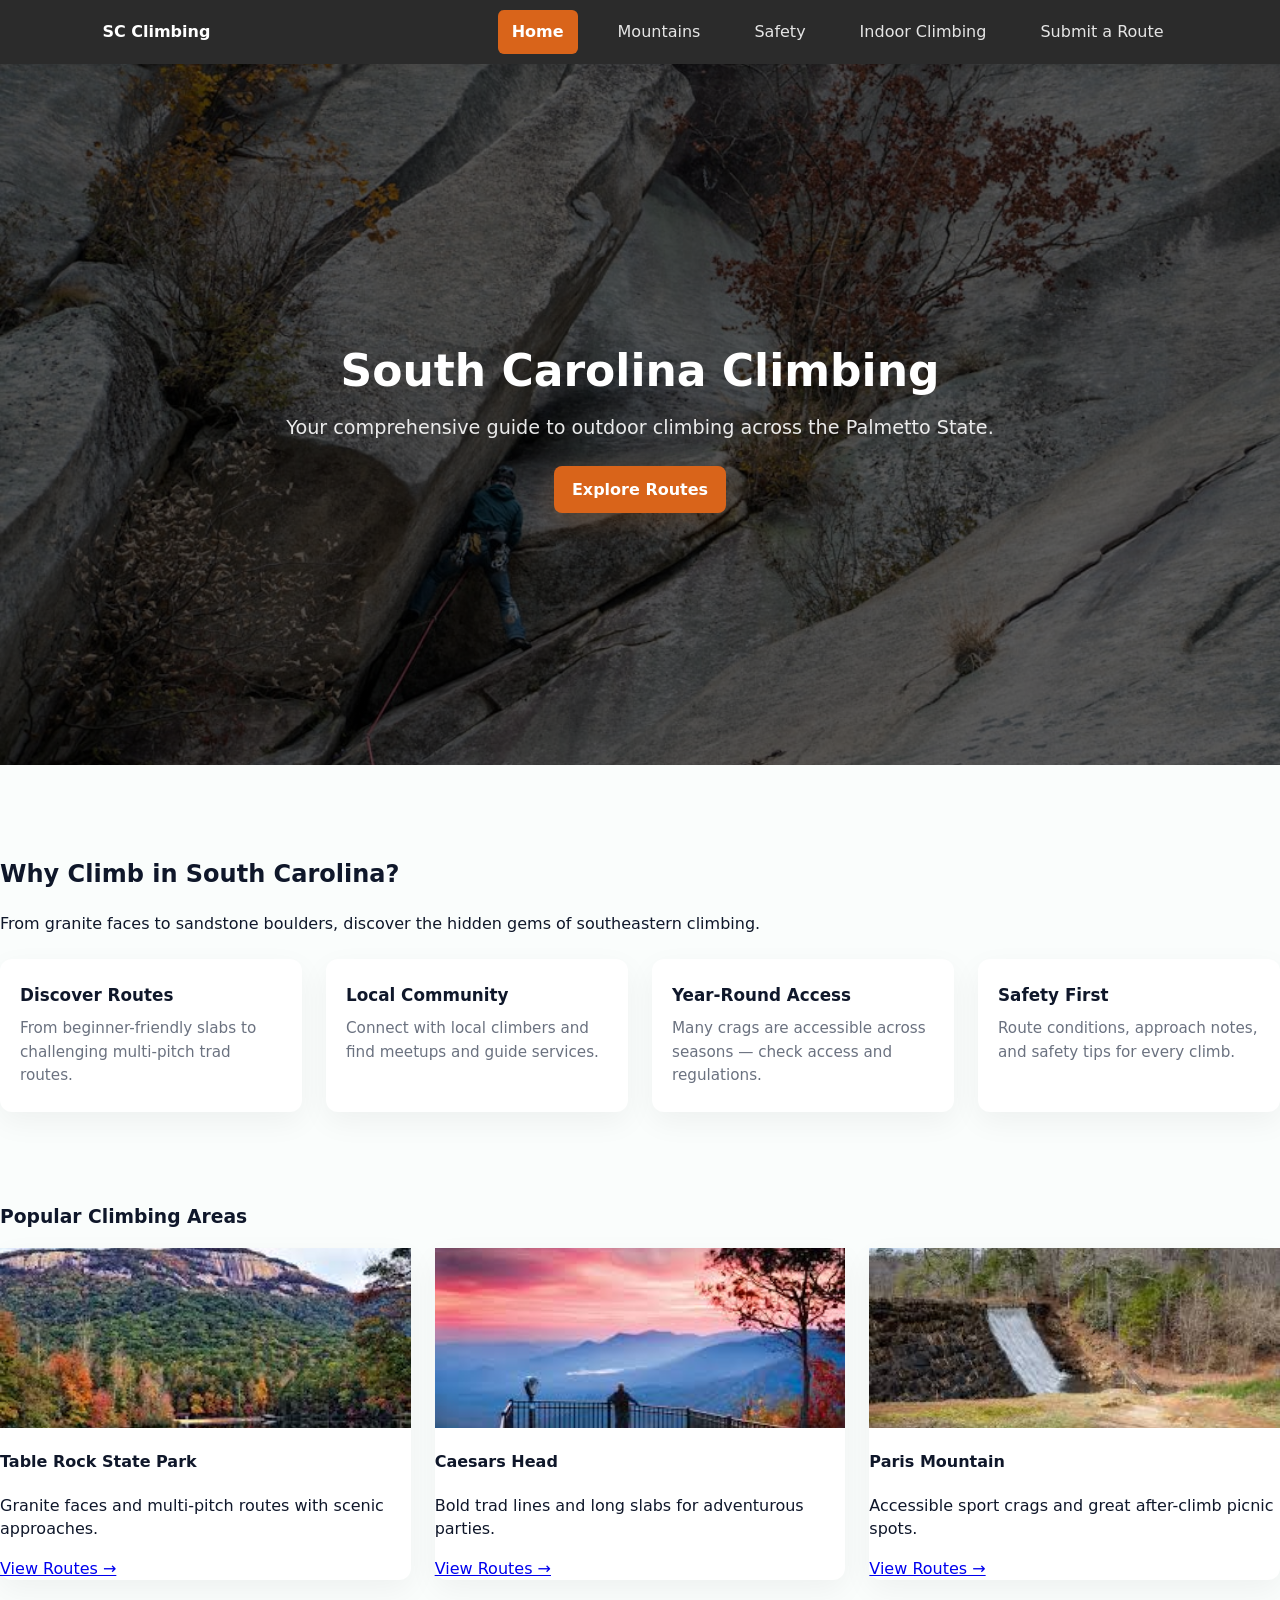
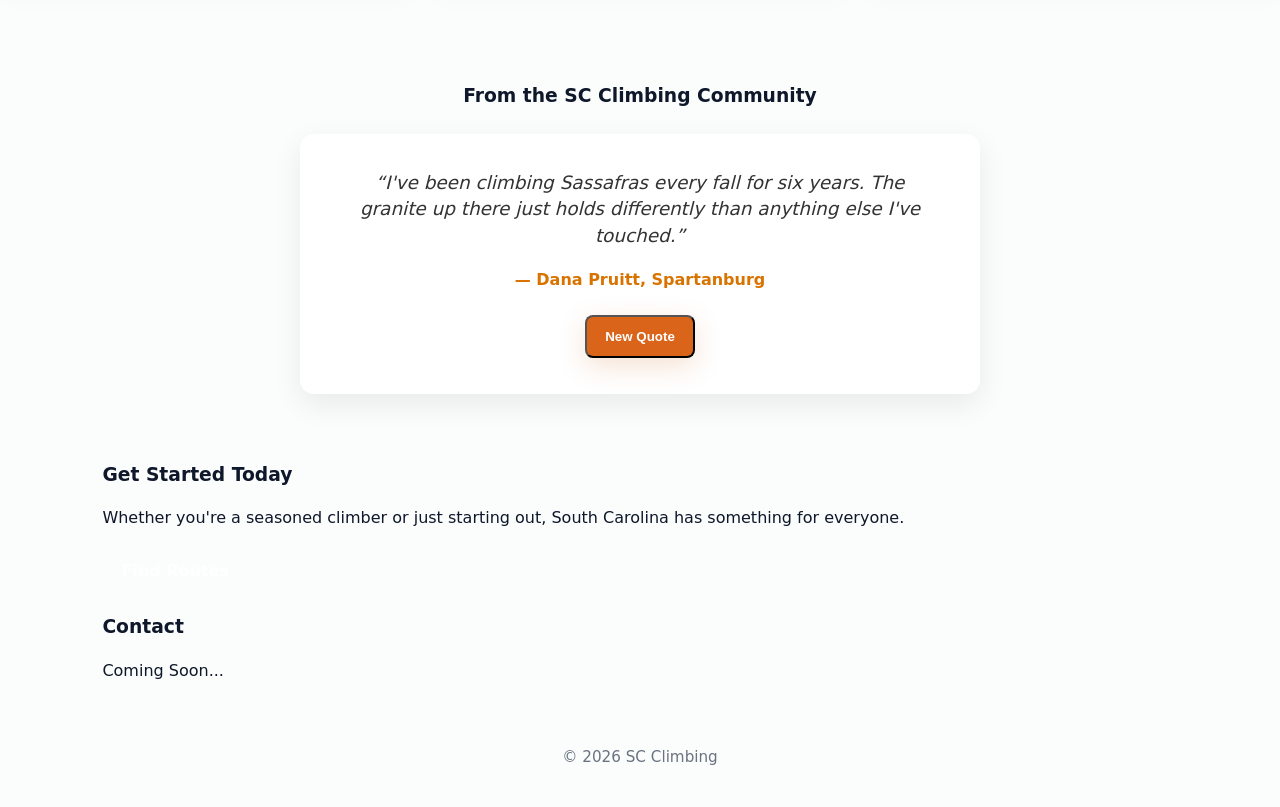
<file: index.html>
<!doctype html>
<html lang="en">
<head>
  <meta charset="utf-8" />
  <meta name="viewport" content="width=device-width,initial-scale=1" />
  <title>South Carolina Climbing</title>
  <link rel="stylesheet" href="combined-styles.css">
</head>
<body>
  <!-- Dark top bar (fixed) -->
  <header class="site-header dark">
  <div class="header-inner container">
    <div class="logo">SC Climbing</div>
    <nav class="main-nav" aria-label="Main Navigation">
      <a href="index.html" class="active">Home</a>
      <a href="mountains.html">Mountains</a>
      <a href="safety.html">Safety</a>
      <a href="indoorclimbing.html">Indoor Climbing</a>
      <a href="submit.html">Submit a Route</a>
    </nav>
  </div>
</header>

  <main>
    <!-- Full-bleed hero (background image covers entire width) -->
    <section class="hero" aria-label="Hero">
      <div class="hero-overlay"></div>

      <!-- Keep a centered inner area for content (not full width) -->
      <div class="hero-content container">
        <h1>South Carolina Climbing</h1>
        <p class="lead">Your comprehensive guide to outdoor climbing across the Palmetto State.</p>

        <!-- Only the centered CTA button (search removed) -->
        <div class="hero-ctas">
      <a href="mountains.html" class="btn btn-primary">Explore Routes</a>
    </div>
      </div>
    </section>

    <!-- rest of page unchanged -->
    <section class="why container">
      <h2>Why Climb in South Carolina?</h2>
      <p class="muted">From granite faces to sandstone boulders, discover the hidden gems of southeastern climbing.</p>
      <div class="why-cards">
        <article class="why-card">
          <h4>Discover Routes</h4>
          <p>From beginner-friendly slabs to challenging multi-pitch trad routes.</p>
        </article>
        <article class="why-card">
          <h4>Local Community</h4>
          <p>Connect with local climbers and find meetups and guide services.</p>
        </article>
        <article class="why-card">
          <h4>Year-Round Access</h4>
          <p>Many crags are accessible across seasons — check access and regulations.</p>
        </article>
        <article class="why-card">
          <h4>Safety First</h4>
          <p>Route conditions, approach notes, and safety tips for every climb.</p>
        </article>
      </div>
    </section>

    <section class="popular container">
      <h3>Popular Climbing Areas</h3>
      <div class="popular-grid">
        <article class="pop-card">
          <img src="assets/tablerock.jpg" alt="Table Rock"/>
          <div class="pop-body">
            <h4>Table Rock State Park</h4>
            <p>Granite faces and multi-pitch routes with scenic approaches.</p>
            <a class="link-more" href="mountains.html">View Routes →</a>
          </div>
        </article>
        <article class="pop-card">
          <img src="assets/Caesars_Head.jpg" alt="Caesars Head"/>
          <div class="pop-body">
            <h4>Caesars Head</h4>
            <p>Bold trad lines and long slabs for adventurous parties.</p>
            <a class="link-more" href="mountains.html">View Routes →</a>
          </div>
        </article>
        <article class="pop-card">
          <img src="assets/paris.jpg" alt="Paris Mountain"/>
          <div class="pop-body">
            <h4>Paris Mountain</h4>
            <p>Accessible sport crags and great after-climb picnic spots.</p>
            <a class="link-more" href="mountains.html">View Routes →</a>
          </div>
        </article>
      </div>
    </section>

    <!-- Random Quotes Section -->
    <section class="container" style="padding: 48px 0;">
      <h3 style="text-align:center; margin-bottom:24px;">From the SC Climbing Community</h3>
      <div id="quote-box" style="max-width:680px; margin:0 auto; background:#fff; border-radius:14px; box-shadow:0 10px 30px rgba(12,12,12,0.08); padding:36px 40px; text-align:center;">
        <p id="quote-text" style="font-size:1.15rem; font-style:italic; color:#333; margin:0 0 18px 0;"></p>
        <p id="quote-author" style="font-weight:700; color:#d97300; margin:0 0 24px 0;"></p>
        <button onclick="showRandomQuote()" class="btn btn-primary">New Quote</button>
      </div>
    </section>

    <section class="get-started">
      <div class="container get-inner">
        <h3>Get Started Today</h3>
        <p>Whether you're a seasoned climber or just starting out, South Carolina has something for everyone.</p>
        <a href="mountains.html" class="btn btn-inverse">Find Routes</a>
      </div>
    </section>

    <section id="contact" class="container contact">
      <h3>Contact</h3>
      <p>Coming Soon...</p>
    </section>
  </main>

  <footer class="site-footer">
    <div class="container">
      <p>&copy; 2026 SC Climbing</p>
    </div>
  </footer>

  <script>
    var quotes = [
      { text: "Table Rock changed my life. I drove up from Columbia not knowing what to expect and left completely hooked. There's nothing like it in the Southeast.", author: "— Marcus Teller, Greenville" },
      { text: "I've been climbing Sassafras every fall for six years. The granite up there just holds differently than anything else I've touched.", author: "— Dana Pruitt, Spartanburg" },
      { text: "Caesars Head is no joke. My first lead climb there humbled me real fast, but now it's my favorite place in the state.", author: "— Brett Holloway, Anderson" },
      { text: "People sleep on Paris Mountain because it's so close to Greenville. I go after work and it never gets old.", author: "— Simone Adler, Greenville" },
      { text: "South Carolina doesn't get enough credit in the climbing world. Bring a friend who's never been and watch their face when they see Table Rock for the first time.", author: "— Owen Flint, Columbia" },
      { text: "I took my daughter to Paris Mountain for her first climb last spring. She's already asking to go back every weekend.", author: "— Lydia Gaines, Greer" },
      { text: "The approach to Sassafras is half the experience. By the time you reach the face you're already in the right headspace.", author: "— Caleb Rutherford, Pickens" },
      { text: "Caesars Head in October with the leaves turning is something I think about all year long. Pure magic.", author: "— Nina Frost, Seneca" }
    ];

    function showRandomQuote() {
      var index = Math.floor(Math.random() * quotes.length);
      document.getElementById("quote-text").textContent = "\u201c" + quotes[index].text + "\u201d";
      document.getElementById("quote-author").textContent = quotes[index].author;
    }

    showRandomQuote();
  </script>
</body>
</html>
</file>
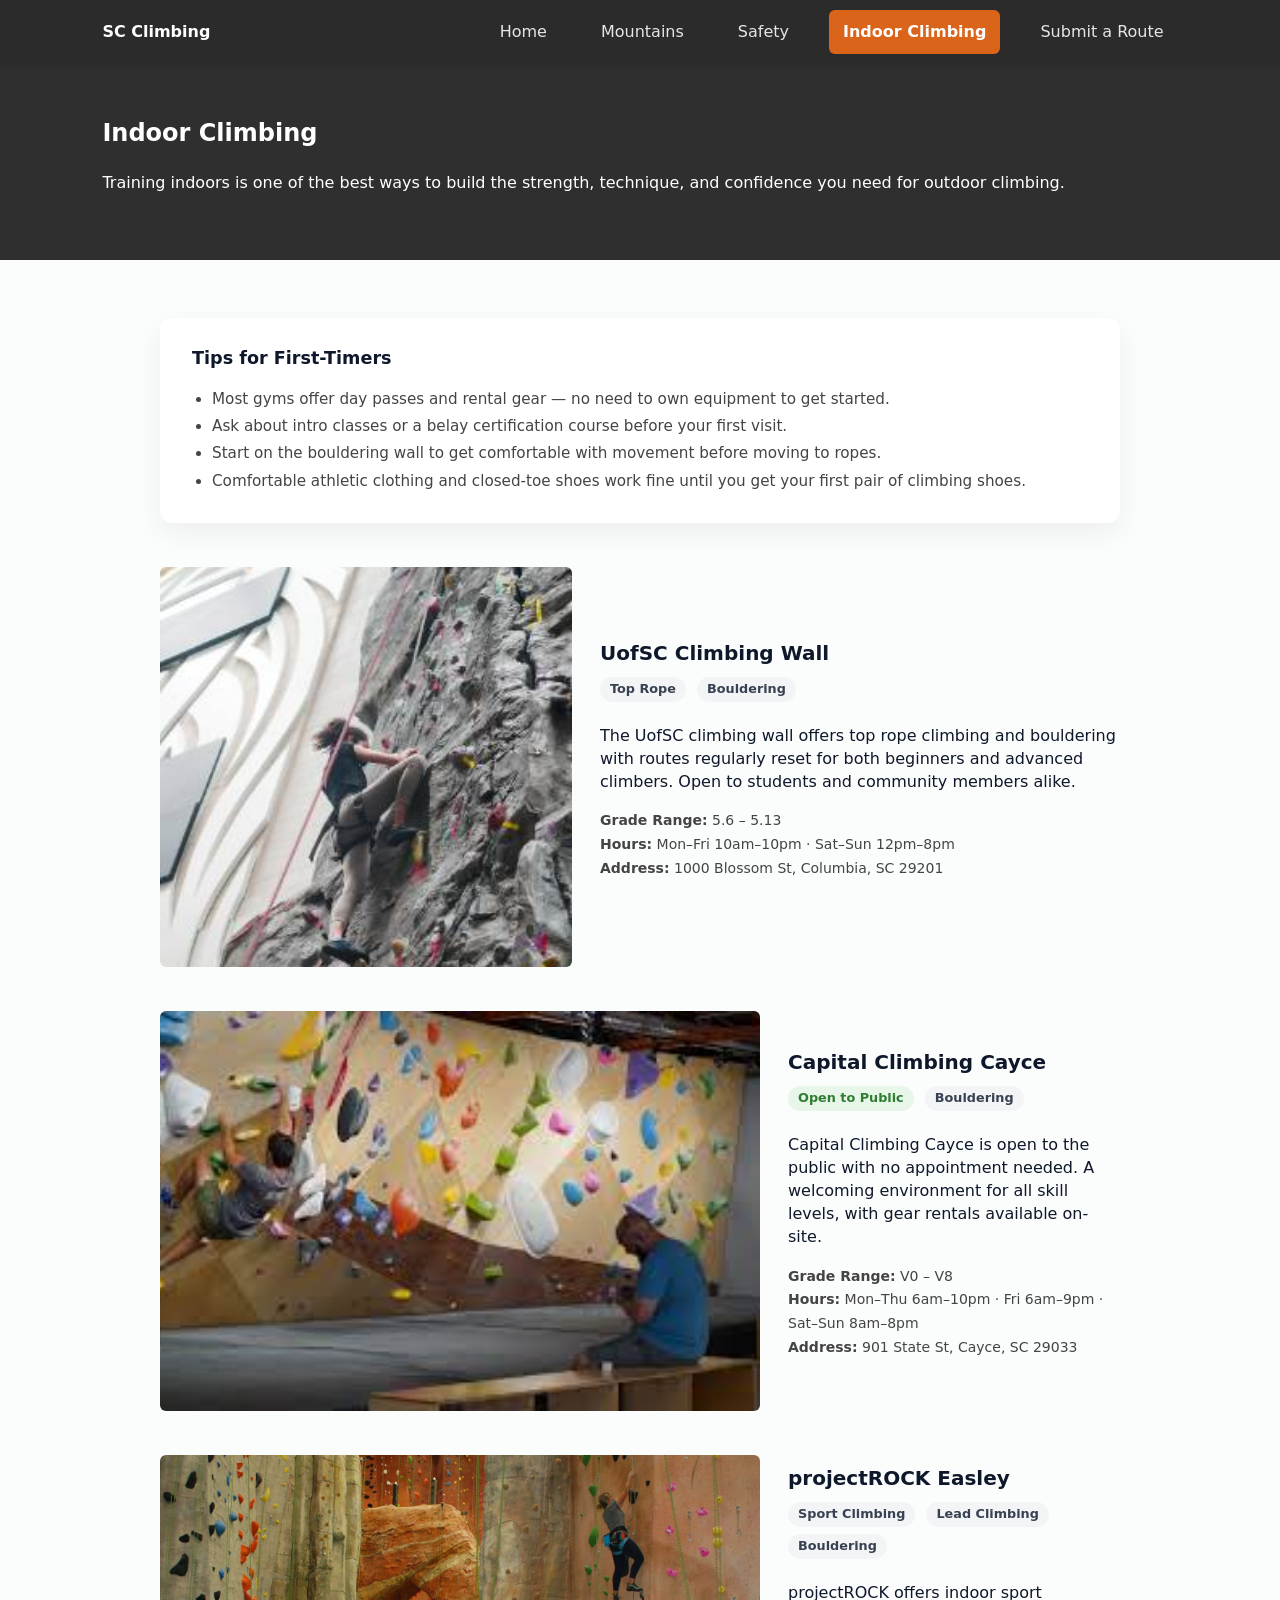
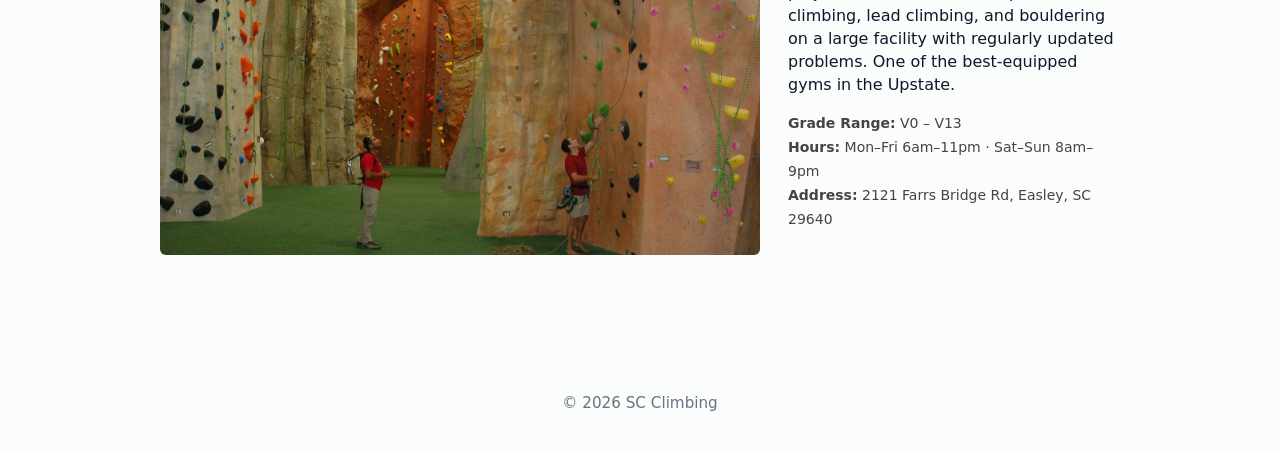
<file: indoorclimbing.html>
<!doctype html>
<html lang="en">
<head>
  <!-- Author: Vladden Schwartzman -->
  <meta charset="utf-8" />
  <meta name="viewport" content="width=device-width,initial-scale=1" />
  <title>SC Climbing — Indoor Climbing</title>

  <link rel="stylesheet" href="combined-styles.css">

  <style>
    .venue-title { margin: 0 0 8px 0; font-size: 20px; }
    .venue-meta { color: #444; font-size: 14px; margin-top:8px; line-height:1.7; }
    .venue-block { display: flex; gap: 28px; align-items:center; margin-bottom:44px; }
    .venue-copy { max-width: 520px; }
    .venue-tag { display:inline-block; padding:3px 10px; border-radius:999px; font-size:0.8rem; font-weight:600; background:#f3f4f6; color:#374151; margin-right:6px; margin-bottom:6px; }
    .venue-tag.public { background:#e8f5e9; color:#2e7d32; }
    .tips-box { background:#fff; border-radius:12px; box-shadow:0 10px 30px rgba(12,12,12,0.06); padding:28px 32px; margin-bottom:44px; }
    .tips-box h3 { margin:0 0 14px; font-size:1.1rem; }
    .tips-box ul { margin:0; padding-left:20px; color:#444; font-size:0.95rem; line-height:1.8; }
    @media (max-width:820px) {
      .venue-block { flex-direction: column; align-items:flex-start; }
      .venue-copy { max-width: 100%; }
    }
  </style>
</head>
<body>

  <header class="site-header dark">
    <div class="header-inner container">
      <div class="logo">SC Climbing</div>
      <nav class="main-nav">
        <a href="index.html">Home</a>
        <a href="mountains.html">Mountains</a>
        <a href="safety.html">Safety</a>
        <a href="indoorclimbing.html" class="active">Indoor Climbing</a>
        <a href="submit.html">Submit a Route</a>
      </nav>
    </div>
  </header>

  <section class="mountains-hero" aria-labelledby="indoor-title">
    <div class="container">
      <h1 id="indoor-title">Indoor Climbing</h1>
      <p>Training indoors is one of the best ways to build the strength, technique, and confidence you need for outdoor climbing.</p>
    </div>
  </section>

  <main class="main">

    <!-- Tips box -->
    <div class="tips-box">
      <h3>Tips for First-Timers</h3>
      <ul>
        <li>Most gyms offer day passes and rental gear — no need to own equipment to get started.</li>
        <li>Ask about intro classes or a belay certification course before your first visit.</li>
        <li>Start on the bouldering wall to get comfortable with movement before moving to ropes.</li>
        <li>Comfortable athletic clothing and closed-toe shoes work fine until you get your first pair of climbing shoes.</li>
      </ul>
    </div>

    <article class="venue-block">
      <img src="assets/indoor1.png" alt="UofSC Climbing Wall" class="gear-img">
      <div class="venue-copy">
        <h3 class="venue-title">UofSC Climbing Wall</h3>
        <span class="venue-tag">Top Rope</span>
        <span class="venue-tag">Bouldering</span>
        <p>
          The UofSC climbing wall offers top rope climbing and bouldering with routes regularly reset for both beginners and advanced climbers. Open to students and community members alike.
        </p>
        <p class="venue-meta">
          <strong>Grade Range:</strong> 5.6 – 5.13<br>
          <strong>Hours:</strong> Mon–Fri 10am–10pm · Sat–Sun 12pm–8pm<br>
          <strong>Address:</strong> 1000 Blossom St, Columbia, SC 29201
        </p>
      </div>
    </article>

    <article class="venue-block">
      <img src="assets/indoor2.png" alt="Capital Climbing Cayce" class="gear-img">
      <div class="venue-copy">
        <h3 class="venue-title">Capital Climbing Cayce</h3>
        <span class="venue-tag public">Open to Public</span>
        <span class="venue-tag">Bouldering</span>
        <p>
          Capital Climbing Cayce is open to the public with no appointment needed. A welcoming environment for all skill levels, with gear rentals available on-site.
        </p>
        <p class="venue-meta">
          <strong>Grade Range:</strong> V0 – V8<br>
          <strong>Hours:</strong> Mon–Thu 6am–10pm · Fri 6am–9pm · Sat–Sun 8am–8pm<br>
          <strong>Address:</strong> 901 State St, Cayce, SC 29033
        </p>
      </div>
    </article>

    <article class="venue-block">
      <img src="assets/indoor3.png" alt="projectROCK Easley" class="gear-img">
      <div class="venue-copy">
        <h3 class="venue-title">projectROCK Easley</h3>
        <span class="venue-tag">Sport Climbing</span>
        <span class="venue-tag">Lead Climbing</span>
        <span class="venue-tag">Bouldering</span>
        <p>
          projectROCK offers indoor sport climbing, lead climbing, and bouldering on a large facility with regularly updated problems. One of the best-equipped gyms in the Upstate.
        </p>
        <p class="venue-meta">
          <strong>Grade Range:</strong> V0 – V13<br>
          <strong>Hours:</strong> Mon–Fri 6am–11pm · Sat–Sun 8am–9pm<br>
          <strong>Address:</strong> 2121 Farrs Bridge Rd, Easley, SC 29640
        </p>
      </div>
    </article>

  </main>

  <footer class="site-footer">
    <div class="container">
      <p>&copy; 2026 SC Climbing</p>
    </div>
  </footer>

</body>
</html>
</file>
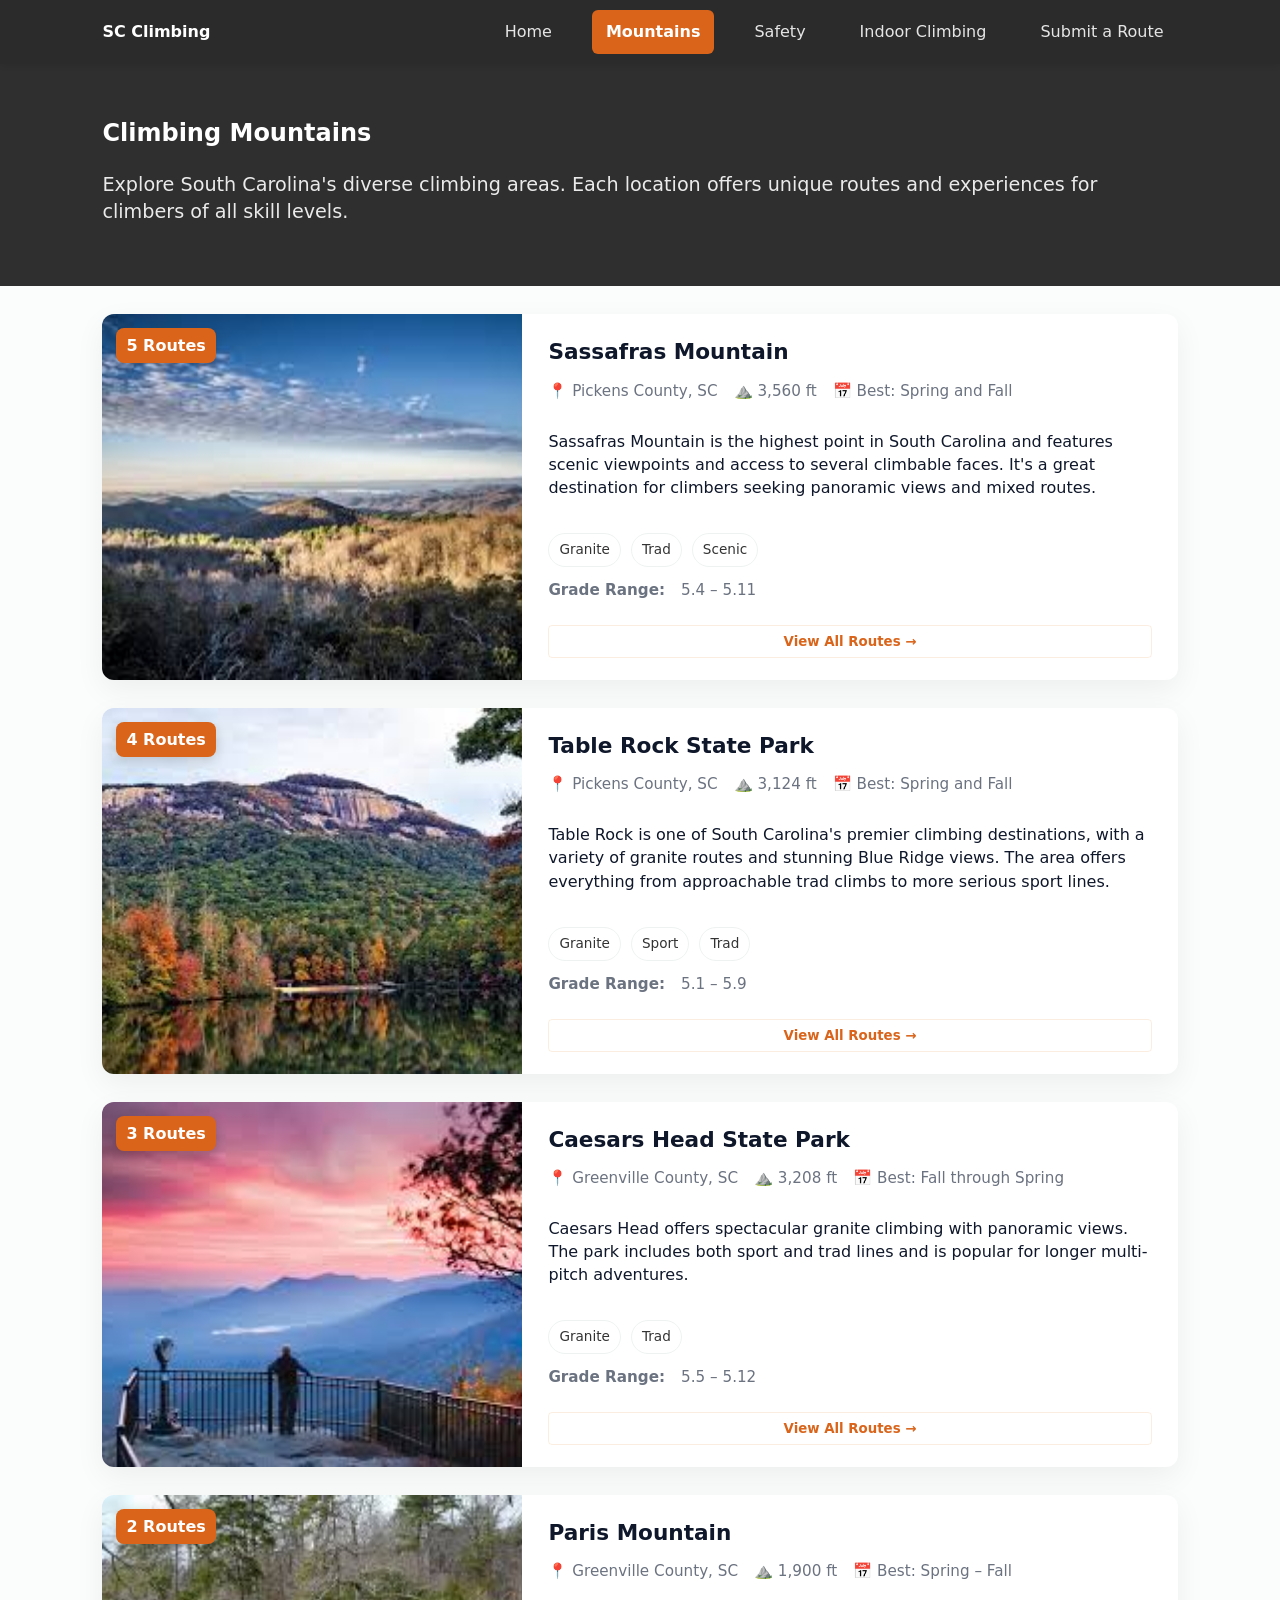
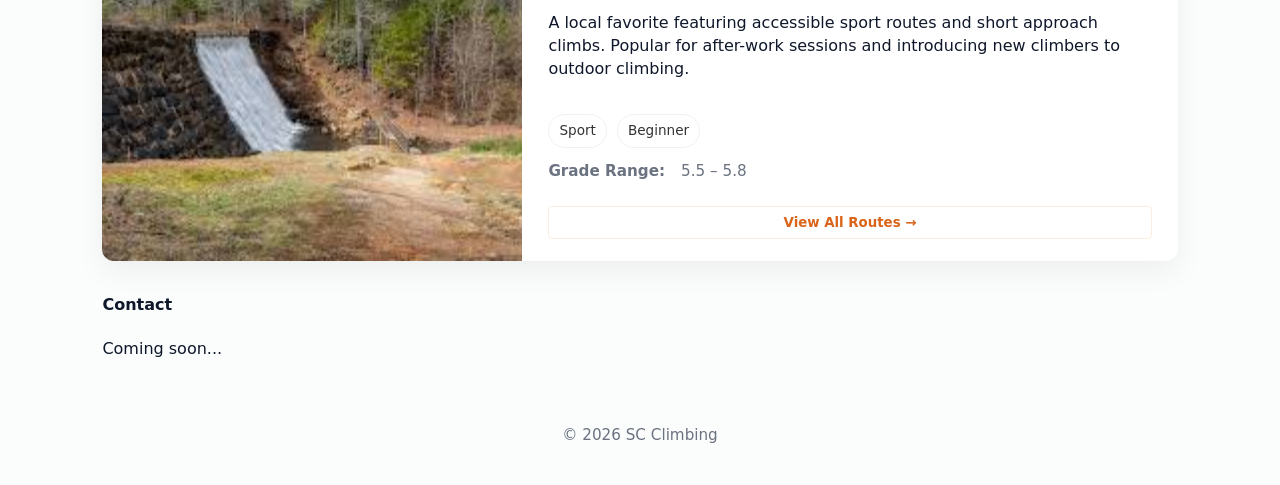
<file: mountains.html>
<!doctype html>
<html lang="en">
<head>
  <meta charset="utf-8" />
  <meta name="viewport" content="width=device-width,initial-scale=1" />
  <title>Mountains - SC Climbing</title>

  <!-- External stylesheet -->
  <link rel="stylesheet" href="combined-styles.css">

  <!-- Small internal styles for page-specific tweaks (keeps your assignment's internal CSS requirement) -->
  <style>
    /* page-specific: adapt mountain-card spacing slightly for this page */
    .mountain-list { margin-top:24px; display:flex; flex-direction:column; gap:28px; }
    .mountain-card{ border-radius:12px; overflow:hidden; display:grid; grid-template-columns:420px 1fr; gap:0; align-items:stretch; background:#fff; box-shadow:0 10px 30px rgba(12,12,12,0.06); }
    .mountain-cover{ position:relative; min-height:260px; overflow:hidden; background:#e9ecef; }
    .mountain-cover img{ width:100%; height:100%; object-fit:cover; display:block; }
    .badge{ position:absolute; left:14px; top:14px; background:var(--accent); color:#fff; padding:6px 10px; border-radius:8px; font-weight:700; z-index:3; box-shadow:0 4px 12px rgba(0,0,0,0.18); }
    .mountain-body{ padding:22px 26px; display:flex; flex-direction:column; gap:12px; }
    .mountain-body h3{ margin:0; font-size:1.35rem; }
    .meta-row{ display:flex; gap:16px; color:var(--muted); font-size:0.95rem; align-items:center; flex-wrap:wrap; }
    .tags{ display:flex; gap:10px; flex-wrap:wrap; margin-top:6px; }
    .tag{ padding:6px 10px; border-radius:999px; font-size:0.85rem; border:1px solid #eef3f2; background:#fff; color:#333 }
    .view-link{ margin-top:12px; color:var(--accent); font-weight:600; text-decoration:none; display:inline-block; padding:8px 12px; border-radius:4px; border:1px solid rgba(217,115,0,0.12); }
    .view-link:hover { background:rgba(217,115,0,0.06); }
    @media (max-width:1000px){
      .mountain-card{ grid-template-columns:1fr; }
      .mountain-cover{ min-height:220px; }
    }
  </style>
</head>
<body>
  <!-- Use the dark header (same as index) so the page matches index look -->
  <header class="site-header dark">
  <div class="header-inner container">
    <div class="logo">SC Climbing</div>
    <nav class="main-nav" aria-label="Main Navigation">
      <a href="index.html">Home</a>
      <a href="mountains.html" class="active">Mountains</a>
      <a href="safety.html">Safety</a>
      <a href="indoorclimbing.html">Indoor Climbing</a>
      <a href="submit.html">Submit a Route</a>
    </nav>
  </div>
</header>

  <main>
    <!-- Use the same hero class as index so it looks identical -->
    <section class="mountains-hero">
  <div class="container">
    <h1>Climbing Mountains</h1>
    <p class="lead">
      Explore South Carolina's diverse climbing areas. Each location offers unique routes and experiences for climbers of all skill levels.
    </p>
  </div>
</section>

    <section class="page-content">
      <div class="container">

        <!-- Mountain list -->
        <div class="mountain-list">

          <!-- Sassafras Mountain -->
          <article class="mountain-card">
            <div class="mountain-cover">
              <span class="badge">5 Routes</span>
              <img src="assets/sass.jpg" alt="Sassafras Mountain">
            </div>
            <div class="mountain-body">
              <h3>Sassafras Mountain</h3>
              <div class="meta-row">
                <span>📍 Pickens County, SC</span>
                <span>⛰️ 3,560 ft</span>
                <span>📅 Best: Spring and Fall</span>
              </div>
              <p class="desc">Sassafras Mountain is the highest point in South Carolina and features scenic viewpoints and access to several climbable faces. It's a great destination for climbers seeking panoramic views and mixed routes.</p>
              <div class="tags">
                <span class="tag">Granite</span>
                <span class="tag">Trad</span>
                <span class="tag">Scenic</span>
              </div>
              <div class="meta-row"><strong>Grade Range:</strong><span>5.4 – 5.11</span></div>
              <button class="view-link" onclick="openRoutes('sassafras')">View All Routes →</button>
            </div>
          </article>

          <!-- Table Rock -->
          <article class="mountain-card">
            <div class="mountain-cover">
              <span class="badge">4 Routes</span>
              <img src="assets/tablerock.jpg" alt="Table Rock State Park">
            </div>
            <div class="mountain-body">
              <h3>Table Rock State Park</h3>
              <div class="meta-row">
                <span>📍 Pickens County, SC</span>
                <span>⛰️ 3,124 ft</span>
                <span>📅 Best: Spring and Fall</span>
              </div>
              <p class="desc">Table Rock is one of South Carolina's premier climbing destinations, with a variety of granite routes and stunning Blue Ridge views. The area offers everything from approachable trad climbs to more serious sport lines.</p>
              <div class="tags">
                <span class="tag">Granite</span>
                <span class="tag">Sport</span>
                <span class="tag">Trad</span>
              </div>
              <div class="meta-row"><strong>Grade Range:</strong><span>5.1 – 5.9</span></div>
              <button class="view-link" onclick="openRoutes('tablerock')">View All Routes →</button>
            </div>
          </article>

          <!-- Caesars Head -->
          <article class="mountain-card">
            <div class="mountain-cover">
              <span class="badge">3 Routes</span>
              <img src="assets/Caesars_Head.jpg" alt="Caesars Head State Park">
            </div>
            <div class="mountain-body">
              <h3>Caesars Head State Park</h3>
              <div class="meta-row">
                <span>📍 Greenville County, SC</span>
                <span>⛰️ 3,208 ft</span>
                <span>📅 Best: Fall through Spring</span>
              </div>
              <p class="desc">Caesars Head offers spectacular granite climbing with panoramic views. The park includes both sport and trad lines and is popular for longer multi-pitch adventures.</p>
              <div class="tags">
                <span class="tag">Granite</span>
                <span class="tag">Trad</span>
              </div>
              <div class="meta-row"><strong>Grade Range:</strong><span>5.5 – 5.12</span></div>
              <button class="view-link" onclick="openRoutes('caesarshead')">View All Routes →</button>
            </div>
          </article>

          <!-- Paris Mountain -->
          <article class="mountain-card">
            <div class="mountain-cover">
              <span class="badge">2 Routes</span>
              <img src="assets/paris.jpg" alt="Paris Mountain">
            </div>
            <div class="mountain-body">
              <h3>Paris Mountain</h3>
              <div class="meta-row">
                <span>📍 Greenville County, SC</span>
                <span>⛰️ 1,900 ft</span>
                <span>📅 Best: Spring – Fall</span>
              </div>
              <p class="desc">A local favorite featuring accessible sport routes and short approach climbs. Popular for after-work sessions and introducing new climbers to outdoor climbing.</p>
              <div class="tags">
                <span class="tag">Sport</span>
                <span class="tag">Beginner</span>
              </div>
              <div class="meta-row"><strong>Grade Range:</strong><span>5.5 – 5.8</span></div>
              <button class="view-link" onclick="openRoutes('parismountain')">View All Routes →</button>
            </div>
          </article>

        </div>

        <!-- Contact / footer area for the page -->
        <section id="contact" class="contact" style="margin-top:32px;">
          <h4>Contact</h4>
          <p>Coming soon...</p>
        </section>

      </div>
    </section>
  </main>

  <!-- Route Modal -->
  <div id="route-modal" class="route-modal-overlay" onclick="if(event.target===this)closeRouteModal()">
    <div class="route-modal">
      <button class="modal-close" onclick="closeRouteModal()">✕ Close</button>
      <h2 id="modal-title" style="margin:0 0 4px;"></h2>
      <p class="modal-subtitle" id="modal-subtitle"></p>
      <div id="modal-route-list" class="route-list"></div>
    </div>
  </div>

  <footer class="site-footer">
    <div class="container">
      <p>&copy; 2026 SC Climbing</p>
    </div>
  </footer>

  <script>
    var routeData = {
      sassafras: {
        name: "Sassafras Mountain",
        subtitle: "Pickens County, SC · 3,560 ft · Grade Range: 5.4 – 5.11",
        routes: [
          {
            name: "Summit Slab",
            grade: "5.4",
            type: "Trad",
            pitches: "2",
            length: "200 ft",
            desc: "The classic beginner route on Sassafras. Wide open slab with plenty of holds and great gear placements. Finishes with a sweeping view of the Blue Ridge Escarpment — worth every step of the approach."
          },
          {
            name: "High Country Crack",
            grade: "5.7",
            type: "Trad",
            pitches: "1",
            length: "75 ft",
            desc: "A clean hand crack splitting the north face. Solid gear placements throughout make this a popular training route for climbers building their trad rack skills."
          },
          {
            name: "Ridgeline Traverse",
            grade: "5.9",
            type: "Trad",
            pitches: "3",
            length: "350 ft",
            desc: "An adventurous multi-pitch following the natural ridge system. Each pitch offers different terrain — slab, crack, and a short offwidth crux on the third pitch. Bring a full rack."
          },
          {
            name: "Granite Seam",
            grade: "5.10b",
            type: "Sport",
            pitches: "1",
            length: "60 ft",
            desc: "Thin face climbing on compact granite with a technical sequence at the third bolt. A great project for climbers moving into the 5.10 range."
          },
          {
            name: "Morning Light",
            grade: "5.11a",
            type: "Sport",
            pitches: "1",
            length: "50 ft",
            desc: "The area's premier sport route. Sustained crimping on a slightly overhung face leads to a powerful crux near the top. Best attempted in the cool of early morning."
          }
        ]
      },
      tablerock: {
        name: "Table Rock State Park",
        subtitle: "Pickens County, SC · 3,124 ft · Grade Range: 5.1 – 5.9",
        routes: [
          {
            name: "Governor's Slab",
            grade: "5.4",
            type: "Trad",
            pitches: "1",
            length: "250 ft",
            desc: "One of the most climbed routes in South Carolina. A broad, friendly granite slab with abundant holds and easy gear placements. An excellent first trad route and a must-do for any SC climbing tick list."
          },
          {
            name: "Sunday Morning",
            grade: "5.7",
            type: "Trad",
            pitches: "3",
            length: "450 ft",
            desc: "Table Rock's most celebrated multi-pitch. Follows a natural crack and corner system through three varied pitches to a comfortable ledge with sweeping Blue Ridge views. Gear up and take your time."
          },
          {
            name: "Slab Happy",
            grade: "5.5",
            type: "Trad",
            pitches: "1",
            length: "120 ft",
            desc: "A gentle, low-angle slab ideal for first-time leaders or climbers building slab technique. Positive holds throughout with straightforward gear placements. Great for an afternoon warm-up."
          },
          {
            name: "Blue Ridge Express",
            grade: "5.9",
            type: "Sport",
            pitches: "2",
            length: "180 ft",
            desc: "The park's best sport route. Steep face climbing on the upper wall with bolted anchors and one of the finest summit views in the upstate. The second pitch crux is a punchy move off a small ledge."
          }
        ]
      },
      caesarshead: {
        name: "Caesars Head State Park",
        subtitle: "Greenville County, SC · 3,208 ft · Grade Range: 5.5 – 5.12",
        routes: [
          {
            name: "Jumping Off Rock",
            grade: "5.6",
            type: "Trad",
            pitches: "1",
            length: "90 ft",
            desc: "Named for the famous overlook above, this route climbs a clean crack system just below the park's iconic viewpoint. Solid gear placements and a spectacular position make it a crowd favorite. Don't miss the summit scramble after."
          },
          {
            name: "Caesar's Pillar",
            grade: "5.9",
            type: "Trad",
            pitches: "2",
            length: "200 ft",
            desc: "A striking line up the main granite pillar with excellent gear placements throughout both pitches. The first pitch follows a diagonal crack; the second steps right onto exposed face climbing with big holds. One of the park's finest outings."
          },
          {
            name: "Headwall Direct",
            grade: "5.12a",
            type: "Sport",
            pitches: "1",
            length: "65 ft",
            desc: "Caesars Head's test piece. A sustained line up the steepest section of the headwall with a powerful crux sequence at mid-height. Well-bolted and safe — this is pure hard climbing on immaculate granite."
          }
        ]
      },
      parismountain: {
        name: "Paris Mountain",
        subtitle: "Greenville County, SC · 1,900 ft · Grade Range: 5.5 – 5.8",
        routes: [
          {
            name: "Lakeside Slab",
            grade: "5.6",
            type: "Sport",
            pitches: "1",
            length: "45 ft",
            desc: "A friendly sport route above the lake with well-spaced bolts and great holds. The go-to route for introducing friends to outdoor climbing or for a quick session after work. Short approach, great views."
          },
          {
            name: "Greenville Crack",
            grade: "5.8",
            type: "Trad",
            pitches: "1",
            length: "50 ft",
            desc: "A short but satisfying hand crack tucked in a shaded corner. Perfect for building trad gear skills without committing to a long approach. The Greenville climbing community's favorite weeknight destination."
          }
        ]
      }
    };

    function openRoutes(key) {
      var data = routeData[key];
      document.getElementById('modal-title').textContent = data.name + ' — All Routes';
      document.getElementById('modal-subtitle').textContent = data.subtitle;

      var html = '';
      data.routes.forEach(function(r) {
        var pitchLabel = r.pitches === '1' ? '1 Pitch' : r.pitches + ' Pitches';
        html += '<div class="route-item">' +
          '<h4>' + r.name + '</h4>' +
          '<div class="route-badges">' +
            '<span class="route-badge grade">' + r.grade + '</span>' +
            '<span class="route-badge type">' + r.type + '</span>' +
            '<span class="route-badge pitches">' + pitchLabel + '</span>' +
            '<span class="route-badge length">' + r.length + '</span>' +
          '</div>' +
          '<p>' + r.desc + '</p>' +
        '</div>';
      });

      document.getElementById('modal-route-list').innerHTML = html;
      document.getElementById('route-modal').classList.add('open');
      document.body.style.overflow = 'hidden';
    }

    function closeRouteModal() {
      document.getElementById('route-modal').classList.remove('open');
      document.body.style.overflow = '';
    }

    document.addEventListener('keydown', function(e) {
      if (e.key === 'Escape') closeRouteModal();
    });
  </script>
</body>
</html>
</file>
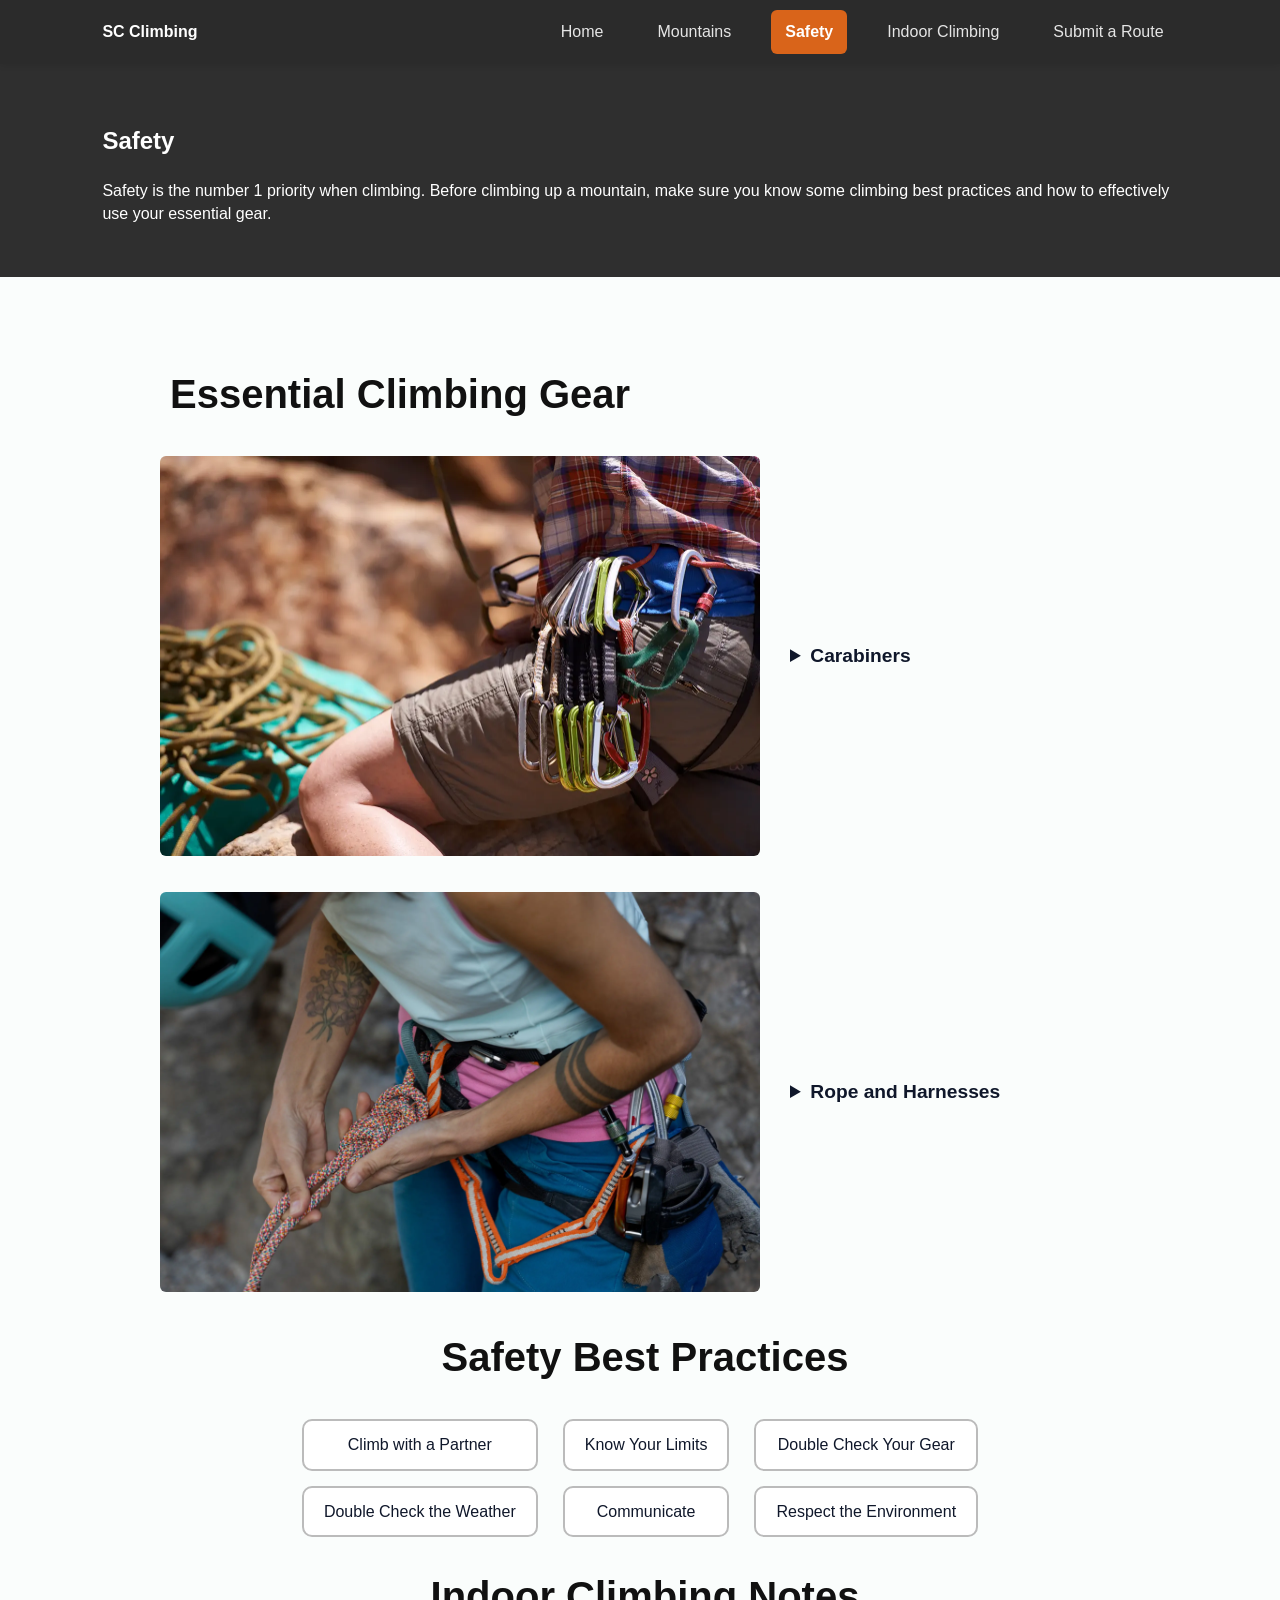
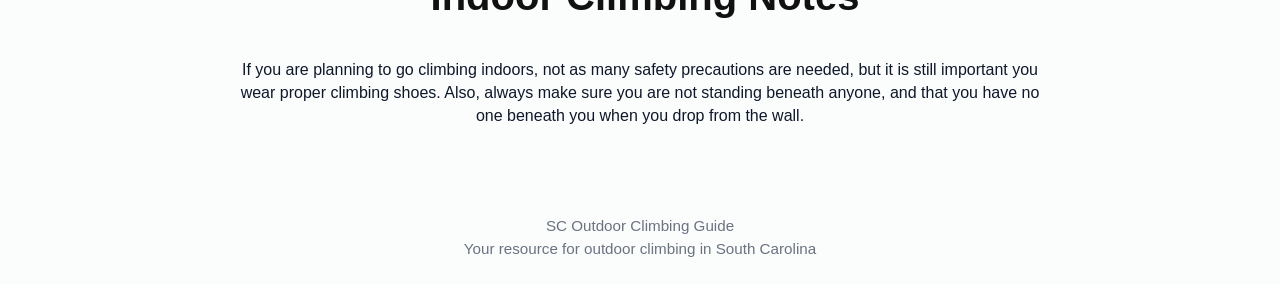
<file: safety.html>
<!doctype html>
<html lang="en">
<head>
  <!-- Author: Vladden Schwartzman -->
  <meta charset="utf-8" />
  <meta name="viewport" content="width=device-width,initial-scale=1" />
  <title>SC Climbing — Safety</title>

  <link rel="preload" href="combined-styles.css" as="style">
  <link rel="stylesheet" href="combined-styles.css">

  <style>
    body {
      margin: 0;
      font-family: Arial, sans-serif;
      padding-top: 68px;
      background: #fafdfc;
      color: #0f172a;
    }

    .container {
      width: 100%;
      padding-left: 8%;
      padding-right: 8%;
      margin: 0 auto;
      max-width: 1800px;
    }

    .mountains-hero {
      background: #2f2f2f;
      color: #fff;
      margin-top: -68px;
      padding-top: 104px;
      padding-bottom: 36px;
    }

    .main {
      padding: 30px 20px;
    }

    .section-title {
      margin-left: 10px;
    }

    details summary {
      cursor: pointer;
      font-weight: bold;
      font-size: 1.2rem;
    }

    details p {
      margin-top: 10px;
    }
  </style>
</head>

<body>
  <header class="site-header dark">
    <div class="header-inner container">
      <div class="logo">SC Climbing</div>
      <nav class="main-nav" aria-label="Main Navigation">
        <a href="index.html">Home</a>
        <a href="mountains.html">Mountains</a>
        <a href="safety.html" class="active">Safety</a>
        <a href="indoorclimbing.html">Indoor Climbing</a>
        <a href="submit.html">Submit a Route</a>
      </nav>
    </div>
  </header>

  <section class="mountains-hero" aria-labelledby="safety-title">
    <div class="container">
      <h1 id="safety-title">Safety</h1>
      <p>
        Safety is the number 1 priority when climbing. Before climbing up a mountain,
        make sure you know some climbing best practices and how to effectively use
        your essential gear.
      </p>
    </div>
  </section>

  <main class="main">
    <h2 class="section-title">Essential Climbing Gear</h2>

    <div class="gear-row">
      <img src="assets/carabiner.webp" alt="Carabiners attached to a harness" class="gear-img">
      <div>
        <details>
          <summary>Carabiners</summary>
          <p>
            Carabiners are essential for climbing and are used for connecting to anchors,
            connecting a climber to their rope, and attaching ropes to harnesses.
          </p>
        </details>
      </div>
    </div>

    <div class="gear-row">
      <img src="assets/rope.webp" alt="Climber tying rope into harness" class="gear-img">
      <div>
        <details>
          <summary>Rope and Harnesses</summary>
          <p>
            Essential safety equipment used for managing falls, supporting a climber,
            and for belaying and rappelling.
          </p>
        </details>
      </div>
    </div>

    <h2 class="section-title" style="margin-top:10px; text-align:center;">
      Safety Best Practices
    </h2>

    <div class="practices" role="list" aria-label="Safety practices">
      <div class="practice" role="listitem">Climb with a Partner</div>
      <div class="practice" role="listitem">Know Your Limits</div>
      <div class="practice" role="listitem">Double Check Your Gear</div>
      <div class="practice" role="listitem">Double Check the Weather</div>
      <div class="practice" role="listitem">Communicate</div>
      <div class="practice" role="listitem">Respect the Environment</div>
    </div>

    <h2 class="section-title" style="margin-top:30px; text-align:center;">
      Indoor Climbing Notes
    </h2>

    <p style="max-width:800px; margin: 10px auto; text-align:center;">
      If you are planning to go climbing indoors, not as many safety precautions are needed, but it is still important you wear proper climbing shoes. Also, always make sure you are not standing beneath anyone, and that you have no one beneath you when you drop from the wall.
    </p>

  </main>

  <footer class="footer">
    SC Outdoor Climbing Guide<br>
    Your resource for outdoor climbing in South Carolina
  </footer>
</body>
</html>
</file>
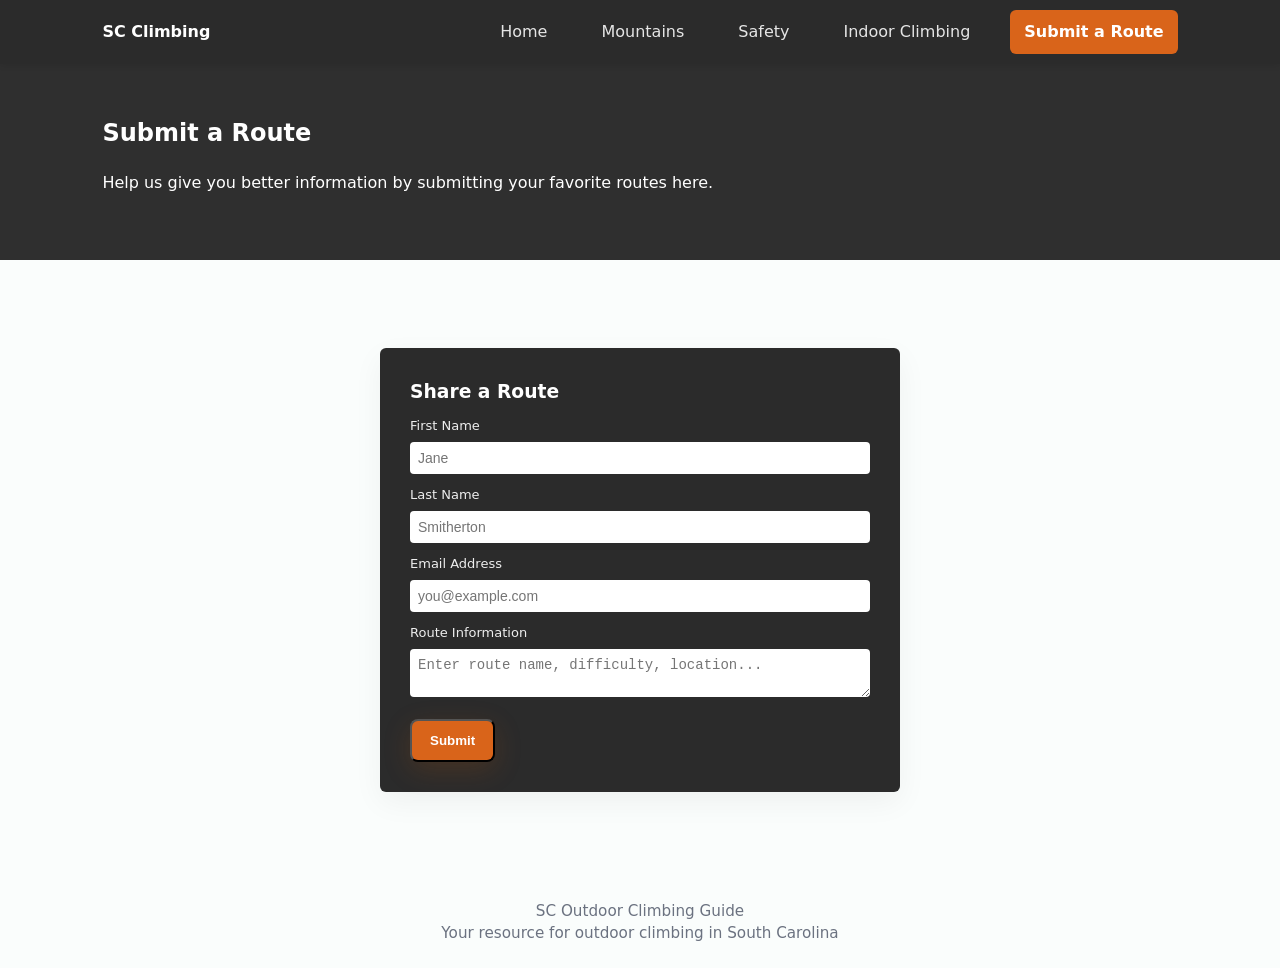
<file: submit.html>
<!doctype html>
<html lang="en">
<head>
  <!-- Author: Vladden Schwartzman -->
  <meta charset="utf-8" />
  <meta name="viewport" content="width=device-width,initial-scale=1" />
  <title>SC Climbing — Submit a Route</title>

  <link rel="stylesheet" href="combined-styles.css">
</head>
<body>

  <header class="site-header dark">
    <div class="header-inner container">
      <div class="logo">SC Climbing</div>
      <nav class="main-nav" aria-label="Main Navigation">
        <a href="index.html">Home</a>
        <a href="mountains.html">Mountains</a>
        <a href="safety.html">Safety</a>
        <a href="indoorclimbing.html">Indoor Climbing</a>
        <a href="submit.html" class="active">Submit a Route</a>
      </nav>
    </div>
  </header>

  <section class="mountains-hero" aria-labelledby="submit-title">
    <div class="container">
      <h1 id="submit-title">Submit a Route</h1>
      <p>
        Help us give you better information by submitting your favorite routes here.
      </p>
    </div>
  </section>

  <main class="main">
    <div class="form-card" role="form" aria-labelledby="form-title">
      
      <form id="routeForm" action="#">
        <h3 id="form-title" style="margin-top:0; margin-bottom:8px; color:#fff;">
          Share a Route
        </h3>

        <label for="first">First Name</label>
        <input id="first" name="first" type="text" placeholder="Jane">

        <label for="last">Last Name</label>
        <input id="last" name="last" type="text" placeholder="Smitherton">

        <label for="email">Email Address</label>
        <input id="email" name="email" type="email" placeholder="you@example.com">

        <label for="info">Route Information</label>
        <textarea id="info" name="info" placeholder="Enter route name, difficulty, location..."></textarea>

        <button type="submit" class="btn btn-primary" style="margin-top:16px;">
          Submit
        </button>
      </form>
    </div>
  </main>

  <footer class="footer">
    SC Outdoor Climbing Guide<br>
    Your resource for outdoor climbing in South Carolina
  </footer>

  <script>
    document.getElementById("routeForm").addEventListener("submit", function(event) {
      
      var first = document.getElementById("first").value.trim();
      var last = document.getElementById("last").value.trim();
      var email = document.getElementById("email").value.trim();
      var info = document.getElementById("info").value.trim();

      var emailPattern = /^[^ ]+@[^ ]+\.[a-z]{2,3}$/;

      if (first === "" || last === "" || email === "" || info === "") {
        alert("Please fill out all fields.");
        event.preventDefault();
        return;
      }

      if (!email.match(emailPattern)) {
        alert("Please enter a valid email address.");
        event.preventDefault();
        return;
      }

      alert("Form submitted successfully!");
    });
  </script>

</body>
</html>
</file>
<file: combined-styles.css>
/* combined-styles.css
   Merged styles for all pages (index, mountains, safety, indoorclimbing, submit)
   Save this file to your project root and update every HTML <link> to use it.
*/

/* ---------- Root variables ---------- */
:root{
  --accent: #d9641a;    /* primary orange */
  --accent-dark: #d76311;
  --muted: #6b7280;
  --header-dark: #2b2b2b; /* dark header used on index */
  --hero-gray: #2f2f2f;   /* mountains grey hero */
  --page-bg: #fafdfc;
  --card-bg: #ffffff;
  --radius: 12px;
  --max-w: 1200px;
  --header-height: 68px;
  --container-padding: 20px;
}

/* ---------- Reset & base ---------- */
*{box-sizing:border-box}
html,body{height:100%}
body{
  margin:0;
  font-family: Inter, system-ui, -apple-system, 'Segoe UI', Roboto, Arial, Helvetica, sans-serif;
  color:#0f172a;
  background:var(--page-bg);
  line-height:1.45;
  padding-top: var(--header-height); /* space for fixed header */
}

/* Utility container used by both styles */
.container{
  width:100%;
  padding-left:8%;
  padding-right:8%;
  margin:0 auto;
  max-width:1800px;
}

/* Partner "page" wrapper (keeps partner pages layout working) */
.page {
  max-width: 1000px;
  margin: 0 auto;
  background: white;
  min-height: 100vh;
  display: flex;
  flex-direction: column;
}

/* ---------- Header (single unified header, supports both .site-header and .header) ---------- */
/* common base */
.header, .site-header {
  left:0;
  top:0;
  width:100%;
  z-index:1200;
  box-shadow:0 2px 6px rgba(0,0,0,0.08);
}

/* dark fixed header used on index / mountains */
.site-header.dark,
.header.dark {
  background:var(--header-dark);
  color:#fff;
  position:fixed;
  padding:10px 0;
  z-index:1200;
}

/* light fixed header variant (if used) */
.site-header.light,
.header.light {
  background:#fff;
  color:var(--muted);
  position:fixed;
  padding:10px 0;
  z-index:1200;
  border-bottom:0;
}

/* header inner container (space and alignment) */
.header-inner, .header .brand, .header .nav {
  display:flex;
  align-items:center;
}
.header-inner { justify-content:space-between; gap:12px; width:100%; }

/* global logo */
.logo, .brand h2 { font-weight:700; color:inherit; margin:0; }
.site-logo{ width:42px; height:auto; }

/* main nav (index-style) */
.main-nav{
  display:flex;
  gap:8px;
  align-items:center;
}
.main-nav a{
  margin-left:18px;
  text-decoration:none;
  color:rgba(255,255,255,0.88);
  padding:8px 10px;
  border-radius:6px;
}
.site-header.light .main-nav a{ color:var(--muted) }
.main-nav a.active{ background:var(--accent); color:#fff; font-weight:600; }

/* partner nav (older pages) */
.nav{ margin-left:auto; display:flex; gap:10px; align-items:center; }
.nav a{
  color: white;
  text-decoration: none;
  padding: 8px 12px;
  background: #707070;
  border-radius: 4px;
  font-size: 14px;
  display: inline-block;
}
.nav a.active{ background:var(--accent); color:#fff; }

/* ---------- Hero (cover hero used on index) ---------- */
.hero{
  width:100%;
  position:relative;
  margin-top: calc(-1 * var(--header-height));
  padding-top: calc(var(--header-height) + 28px);
  min-height:85vh;
  display:flex;
  align-items:center;
  justify-content:center;
  background-image: url('assets/homebackround.jpg');
  background-size:cover;
  background-position:center;
  color:#fff;
  margin-bottom:36px;
}
.hero-overlay{ position:absolute; inset:0; background:linear-gradient(180deg, rgba(0,0,0,0.6), rgba(0,0,0,0.6)); z-index:1; }
.hero-content{ position:relative; z-index:2; width:100%; padding:0 10%; text-align:center; max-width:none; }
.hero-content h1{ font-size:3.5rem; margin:0 0 16px; line-height:1.05; font-weight:700; }
.lead{ font-size:1.2rem; margin-bottom:24px; color:rgba(255,255,255,0.9); }
.hero-ctas{ display:flex; justify-content:center; }

/* ---------- mountains grey band hero (no image) ---------- */
.mountains-hero{
  background:var(--hero-gray);
  color:#fff;
  position:relative;
  margin-top: calc(-1 * var(--header-height));
  padding-top: calc(var(--header-height) + 28px);
  padding-bottom:36px;
  min-height:260px;
  margin-bottom:28px;
}
.mountains-hero .container{ position:relative; z-index:2; color:#fff; }

/* ---------- Buttons ---------- */
.btn{ display:inline-block; padding:12px 18px; border-radius:8px; text-decoration:none; font-weight:600; box-shadow:none; }
.btn-primary{ background:var(--accent); color:#fff; box-shadow:0 8px 28px rgba(199,90,0,0.18); }
.btn-inverse{ background:rgba(255,255,255,0.12); color:#fff; border:1px solid rgba(255,255,255,0.08); }

/* ---------- Cards / layout used across pages ---------- */
.why{ padding:36px 0; background:transparent; }
.why-card, .pop-card, .mountain-card, .form-card {
  background:var(--card-bg);
  border-radius:12px;
  box-shadow:0 10px 30px rgba(12,12,12,0.05);
}

/* Why-climb card grid */
.why-cards { display:grid; grid-template-columns:repeat(4,1fr); gap:24px; margin-top:24px; }
.why-card { padding:24px 20px; }
.why-card h4 { margin:0 0 10px; font-size:1.05rem; color:#0f172a; }
.why-card p { margin:0; color:var(--muted); font-size:0.95rem; line-height:1.55; }

/* Route Modal */
.route-modal-overlay { display:none; position:fixed; inset:0; background:rgba(0,0,0,0.65); z-index:2000; align-items:center; justify-content:center; padding:20px; }
.route-modal-overlay.open { display:flex; }
.route-modal { background:#fff; border-radius:16px; max-width:740px; width:100%; max-height:82vh; overflow-y:auto; padding:36px 40px; position:relative; box-shadow:0 24px 64px rgba(0,0,0,0.28); }
.modal-close { position:absolute; top:16px; right:16px; background:none; border:1px solid #ddd; border-radius:6px; font-size:1rem; cursor:pointer; color:#666; padding:5px 12px; line-height:1.4; font-family:inherit; }
.modal-close:hover { color:var(--accent); border-color:var(--accent); }
.modal-subtitle { color:var(--muted); font-size:0.95rem; margin:4px 0 0 0; }
.route-list { display:flex; flex-direction:column; gap:14px; margin-top:22px; }
.route-item { border:1px solid #eef0f2; border-radius:10px; padding:16px 20px; background:#fff; transition:box-shadow 0.15s; }
.route-item:hover { box-shadow:0 4px 16px rgba(12,12,12,0.08); }
.route-item h4 { margin:0 0 10px; font-size:1rem; color:#0f172a; }
.route-badges { display:flex; gap:8px; flex-wrap:wrap; margin-bottom:10px; }
.route-badge { padding:3px 10px; border-radius:999px; font-size:0.8rem; font-weight:600; }
.route-badge.grade { background:var(--accent); color:#fff; }
.route-badge.type { background:#f3f4f6; color:#374151; }
.route-badge.pitches { background:#e8f5e9; color:#2e7d32; }
.route-badge.length { background:#eff6ff; color:#1d4ed8; }
.route-item p { margin:0; font-size:0.9rem; color:#555; line-height:1.5; }
button.view-link { background:none; font-family:inherit; cursor:pointer; }

/* partner page main content layout */
.hero, .main, .page .main { padding-left:var(--container-padding); padding-right:var(--container-padding); }

/* partner's hero (gray) */
.hero h1{ margin:0; font-size:44px; color:#fff; }

/* partner forms & venue blocks */
.form-card{ background:var(--header-dark); color:#fff; padding:30px; border-radius:6px; max-width:520px; margin:30px auto; }
.form-card label{ display:block; margin-top:12px; color:#eee; font-size:13px; }
.form-card input, .form-card textarea{ width:100%; padding:8px; margin-top:6px; border-radius:4px; border:none; font-size:14px; }
.btn { cursor:pointer; }

/* Popular & card grids (index style) */
.popular{ padding:36px 0; }
.popular-grid{ display:grid; grid-template-columns:repeat(3,1fr); gap:24px; margin-top:18px; }
.pop-card img, .mountain-cover img{ width:100%; height:180px; object-fit:cover; display:block; }

/* Mountain card (index / mountains page) */
.mountain-list{ margin-top:24px; display:flex; flex-direction:column; gap:28px; }
.mountain-card{ border-radius:12px; overflow:hidden; display:grid; grid-template-columns:420px 1fr; gap:0; align-items:stretch; background:#fff; box-shadow:0 10px 30px rgba(12,12,12,0.06); }
.mountain-cover{ position:relative; min-height:260px; overflow:hidden; background:#e9ecef; }
.badge{ position:absolute; left:14px; top:14px; background:var(--accent); color:#fff; padding:6px 10px; border-radius:8px; font-weight:700; z-index:3; box-shadow:0 4px 12px rgba(0,0,0,0.18); }
.mountain-body{ padding:22px 26px; display:flex; flex-direction:column; gap:12px; }
.mountain-body h3{ margin:0; font-size:1.35rem; }
.meta-row{ display:flex; gap:16px; color:var(--muted); font-size:0.95rem; align-items:center; flex-wrap:wrap; }
.tags{ display:flex; gap:10px; flex-wrap:wrap; margin-top:6px; }
.tag{ padding:6px 10px; border-radius:999px; font-size:0.85rem; border:1px solid #eef3f2; background:#fff; color:#333; }

/* Footer */
.site-footer, .footer { padding:24px 0; text-align:center; color:var(--muted); font-size:0.95rem; background:transparent; margin-top:24px; }

/* Accessibility focus */
a:focus, button:focus, input:focus{ outline:3px solid rgba(217,115,0,0.25); outline-offset:2px; }

/* ---------- Responsiveness ---------- */
@media (max-width:1200px){
  .why-cards{ grid-template-columns:repeat(2,1fr); gap:20px; }
  .popular-grid{ grid-template-columns:repeat(2,1fr); gap:20px; }
  .hero-content h1{ font-size:2.4rem; }
  body{ padding-top:62px; }
}
@media (max-width:1000px){
  .mountain-card{ grid-template-columns:1fr; }
  .mountain-cover{ min-height:220px; }
}
@media (max-width:820px){
  .gear-row { flex-direction: column; align-items: flex-start; }
  .nav { display:none; } /* partner mobile: hide partner nav (you can add a mobile toggle later) */
}
@media (max-width:700px){
  .container{ padding-left:6%; padding-right:6%; }
  .hero{ min-height:420px; }
  .hero-content{ padding:48px 8%; }
}
/* ---------- Responsive image fixes (add at end of CSS) ---------- */

/* 1) Default: make all inline <img> responsive and block-level so they never exceed their container */
img {
  max-width: 100%;
  height: auto;
  display: block;         /* removes inline gap and prevents odd baseline spacing */
}

/* 2) Constrain very large images that are direct children of body or top-level sections
   (defensive rule: keeps hero/backgrounds untouched but limits content images) */
body > img,
main > img,
.container > img,
.page > img {
  max-width: 100%;
  height: auto;
  display: block;
}

/* 3) If you have a few images that should be shown full-bleed and large, give them a class
   (e.g. <img class="full-bleed" ...>) and style explicitly. mountainswise the rule above prevents runaway sizes. */
img.full-bleed {
  width: 100%;
  height: auto;
  object-fit: cover;
  display: block;
}

/* 4) Small utility: limit hero <img> usage (if any pages use an <img> inside the hero)
   so hero images keep the cover look but don't blow up vertically */
.hero img,
.mountains-hero img {
  width: 100%;
  height: auto;
  object-fit: cover;
  display: block;
}

/* 5) Optional: add a max-height to guard against extremely tall photos (adjust px or use vh)
   Remove or lower if you prefer taller images. */
.content img, .mountain-body img, img.article-thumb {
  max-height: 65vh; /* images won't exceed 65% of the viewport height */
  width: auto;
  max-width: 100%;
  object-fit: cover;

}

/* --------------------
   Restore original indoor/safety layout & image sizing
   Place at the end of combined-styles.css so it overrides other rules
   -------------------- */

:root {
  --content-max: 1000px;
  --gear-img-w: 260px;
  --gear-img-h: 180px;
}

.main {
  max-width: none;              
  margin: 0;                    
  padding: 30px 8%;             
}

.section-title {
  font-size: 40px;
  margin-top: 30px;
  color: #111;
  text-align: left;
}

.gear-row {
  display: flex;
  gap: 30px;
  margin-bottom: 36px;
  align-items: center;
}

.gear-img {
  width: 600px;                
  height: 400px;
  object-fit: cover;
  border-radius: 6px;
  display: block;
  max-width: none;              
}

.venue-block {
  display: flex;
  gap: 28px;
  align-items: center;
  margin-bottom: 44px;
}

.venue-copy {
  max-width: 520px;
}

.venue-meta {
  color: #444;
  font-size: 14px;
  margin-top: 8px;
}

.practices {
  display: grid;
  grid-template-columns: repeat(3, auto);
  gap: 15px 25px;
  justify-content: center;
  margin-top: 20px;
  margin-bottom: 30px;
}

.practice {
  border: 2px solid #bbb;
  padding: 12px 20px;
  border-radius: 10px;
  text-align: center;
  background: white;
}

.form-card {
  max-width: 520px;
  margin: 30px auto;
}

@media (max-width: 820px) {
  .gear-row,
  .venue-block {
    flex-direction: column;
    align-items: flex-start;
  }

  .gear-img {
  width: var(--gear-img-w);
  height: var(--gear-img-h);
  object-fit: cover;
  border-radius: 6px;
  display: block;

  /* override global image rule */
  max-width: none;
}

  .practices {
    grid-template-columns: repeat(2, 1fr);
  }
}

/* Align main content with the hero (left start like Mountains page) */
:root {
  --hero-gutter: 8%;
}

/* Left-align main content under the full-width hero */
.main {
  max-width: var(--content-max);    /* keeps indoor/safety constrained */
  margin: 0 0 0 calc(var(--hero-gutter)); /* start at hero's left gutter */
  padding: 30px var(--container-padding);
}

/* For very large screens keep a sensible max width so content doesn't go too wide */
@media (min-width: 1600px) {
  .main {
    max-width: 1100px;
  }
}

/* Center main content ONLY on Submit page */
.mountains-hero + .main {
  margin: 0 auto !important;
}

.main-nav {
  white-space: nowrap;
  min-width: 0;
  max-width: 100%;
}

.main-nav::-webkit-scrollbar {
  display: none;
}

.main-nav a {
  flex: 0 0 auto;
  min-height: 44px;
  display: inline-flex;
  align-items: center;
  padding: 10px 14px;
}

@media (max-width: 700px) {
  .header-inner {
    gap: 8px;
  }
}
</file>
